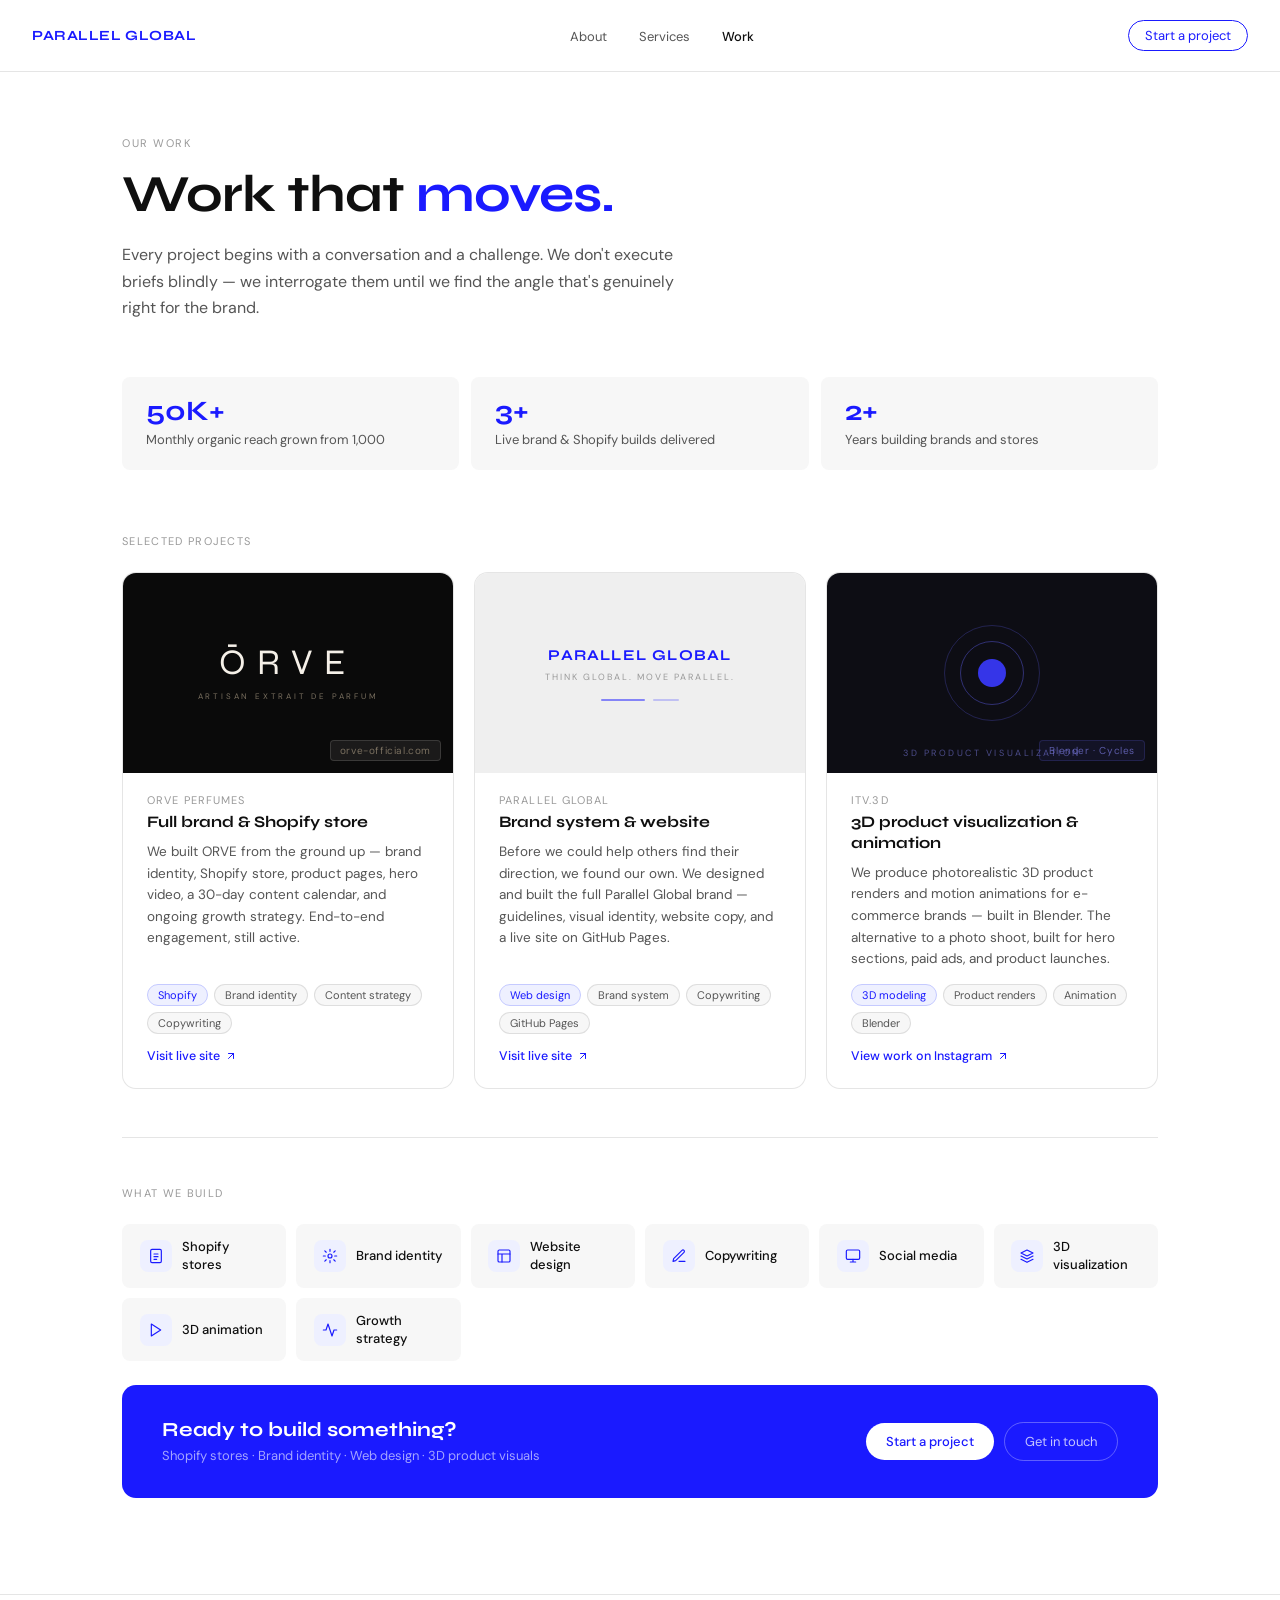
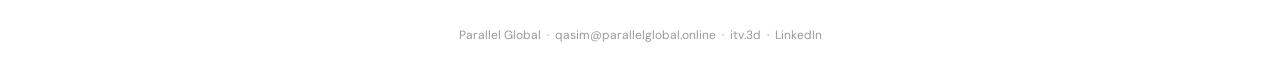
<file: portfolio.html>
<!DOCTYPE html>
<html lang="en">
<head>
  <meta charset="UTF-8" />
  <meta name="viewport" content="width=device-width, initial-scale=1.0" />
  <title>Our Work — Parallel Global</title>
  <meta name="description" content="Selected work by Parallel Global — Shopify stores, brand identities, website design, and 3D product visualization for e-commerce brands worldwide." />
  <link rel="preconnect" href="https://fonts.googleapis.com" />
  <link rel="preconnect" href="https://fonts.gstatic.com" crossorigin />
  <link href="https://fonts.googleapis.com/css2?family=DM+Sans:ital,wght@0,300;0,400;0,500;1,400&family=Syne:wght@400;700&display=swap" rel="stylesheet" />
  <style>
    *, *::before, *::after { box-sizing: border-box; margin: 0; padding: 0; }

    :root {
      --cobalt: #1A1AFF;
      --cobalt-dim: #EEF0FF;
      --cobalt-border: #c5caff;
      --text-primary: #0f0f0f;
      --text-secondary: #555;
      --text-tertiary: #999;
      --bg: #fff;
      --bg-surface: #f7f7f7;
      --border: rgba(0,0,0,0.1);
      --border-hover: #1A1AFF;
      --radius-md: 8px;
      --radius-lg: 14px;
      --font-display: 'Syne', sans-serif;
      --font-body: 'DM Sans', sans-serif;
    }

    html { font-size: 16px; scroll-behavior: smooth; }

    body {
      font-family: var(--font-body);
      background: var(--bg);
      color: var(--text-primary);
      -webkit-font-smoothing: antialiased;
      min-height: 100vh;
    }

    /* NAV */
    nav {
      display: flex;
      align-items: center;
      justify-content: space-between;
      padding: 1.25rem 2rem;
      border-bottom: 0.5px solid var(--border);
      position: sticky;
      top: 0;
      background: rgba(255,255,255,0.95);
      backdrop-filter: blur(8px);
      -webkit-backdrop-filter: blur(8px);
      z-index: 100;
    }

    .nav-logo {
      font-family: var(--font-display);
      font-size: 14px;
      font-weight: 700;
      letter-spacing: 0.04em;
      color: var(--cobalt);
      text-decoration: none;
    }

    .nav-links {
      display: flex;
      gap: 2rem;
      list-style: none;
    }

    .nav-links a {
      font-size: 13px;
      color: var(--text-secondary);
      text-decoration: none;
      transition: color 0.2s;
    }

    .nav-links a:hover { color: var(--text-primary); }

    .nav-cta {
      font-size: 13px;
      color: var(--cobalt);
      text-decoration: none;
      border: 0.5px solid var(--cobalt);
      padding: 6px 16px;
      border-radius: 100px;
      transition: background 0.2s, color 0.2s;
    }

    .nav-cta:hover { background: var(--cobalt); color: #fff; }

    /* MAIN */
    main {
      max-width: 1100px;
      margin: 0 auto;
      padding: 4rem 2rem 6rem;
    }

    /* HEADER */
    .page-header { margin-bottom: 3.5rem; }

    .eyebrow {
      font-size: 11px;
      letter-spacing: 0.14em;
      text-transform: uppercase;
      color: var(--text-tertiary);
      margin-bottom: 1rem;
    }

    .page-title {
      font-family: var(--font-display);
      font-size: clamp(32px, 5vw, 52px);
      font-weight: 700;
      line-height: 1.08;
      letter-spacing: -0.02em;
      margin-bottom: 1.25rem;
    }

    .page-title em {
      color: var(--cobalt);
      font-style: normal;
    }

    .page-subtitle {
      font-size: 16px;
      color: var(--text-secondary);
      line-height: 1.65;
      max-width: 560px;
    }

    /* STATS */
    .stats {
      display: grid;
      grid-template-columns: repeat(3, 1fr);
      gap: 12px;
      margin-bottom: 4rem;
    }

    .stat {
      background: var(--bg-surface);
      border-radius: var(--radius-md);
      padding: 1.25rem 1.5rem;
    }

    .stat-num {
      font-family: var(--font-display);
      font-size: 28px;
      font-weight: 700;
      color: var(--cobalt);
      line-height: 1;
      margin-bottom: 6px;
    }

    .stat-label {
      font-size: 13px;
      color: var(--text-secondary);
      line-height: 1.45;
    }

    /* SECTION LABEL */
    .section-label {
      font-size: 11px;
      letter-spacing: 0.12em;
      text-transform: uppercase;
      color: var(--text-tertiary);
      margin-bottom: 1.5rem;
    }

    hr.divider {
      border: none;
      border-top: 0.5px solid var(--border);
      margin: 3rem 0;
    }

    /* PROJECT GRID */
    .project-grid {
      display: grid;
      grid-template-columns: repeat(auto-fit, minmax(300px, 1fr));
      gap: 1.25rem;
    }

    .project-card {
      background: var(--bg);
      border: 0.5px solid var(--border);
      border-radius: var(--radius-lg);
      overflow: hidden;
      text-decoration: none;
      color: inherit;
      display: flex;
      flex-direction: column;
      transition: border-color 0.2s, transform 0.2s;
    }

    .project-card:hover {
      border-color: var(--border-hover);
      transform: translateY(-2px);
    }

    /* CARD VISUALS */
    .card-visual {
      height: 200px;
      display: flex;
      align-items: center;
      justify-content: center;
      position: relative;
      overflow: hidden;
      flex-shrink: 0;
    }

    /* ORVE visual */
    .orve-bg { background: #0a0a0a; }

    .orve-inner { text-align: center; }

    .orve-wordmark {
      font-family: var(--font-display);
      font-size: 36px;
      font-weight: 400;
      letter-spacing: 0.3em;
      color: #f5f0e8;
      line-height: 1;
    }

    .orve-sub {
      font-size: 8px;
      letter-spacing: 0.35em;
      text-transform: uppercase;
      color: #7a7060;
      margin-top: 10px;
    }

    .card-badge {
      position: absolute;
      bottom: 12px;
      right: 12px;
      font-size: 10px;
      letter-spacing: 0.06em;
      padding: 3px 9px;
      border-radius: 4px;
    }

    .badge-dark {
      background: rgba(245,240,232,0.07);
      border: 0.5px solid rgba(245,240,232,0.14);
      color: #7a7060;
    }

    /* Parallel Global visual */
    .pg-bg { background: #efefef; }

    .pg-inner { text-align: center; }

    .pg-wordmark {
      font-family: var(--font-display);
      font-size: 15px;
      font-weight: 700;
      letter-spacing: 0.08em;
      color: var(--cobalt);
    }

    .pg-tagline {
      font-size: 9px;
      letter-spacing: 0.22em;
      text-transform: uppercase;
      color: #999;
      margin-top: 7px;
    }

    .pg-rule-row {
      display: flex;
      gap: 8px;
      justify-content: center;
      margin-top: 16px;
    }

    .pg-rule {
      height: 2px;
      border-radius: 1px;
      background: var(--cobalt);
    }

    /* 3D visual */
    .td-bg { background: #0d0d14; }

    .td-rings {
      width: 96px;
      height: 96px;
      border-radius: 50%;
      border: 1.5px solid rgba(100,100,255,0.25);
      display: flex;
      align-items: center;
      justify-content: center;
    }

    .td-ring-mid {
      width: 64px;
      height: 64px;
      border-radius: 50%;
      border: 1px solid rgba(100,100,255,0.4);
      display: flex;
      align-items: center;
      justify-content: center;
    }

    .td-core {
      width: 28px;
      height: 28px;
      border-radius: 50%;
      background: #3a3aff;
      opacity: 0.9;
    }

    .td-label {
      position: absolute;
      bottom: 14px;
      left: 0; right: 0;
      text-align: center;
      font-size: 9px;
      letter-spacing: 0.28em;
      text-transform: uppercase;
      color: rgba(140,140,255,0.5);
    }

    .badge-dim {
      background: rgba(100,100,255,0.08);
      border: 0.5px solid rgba(100,100,255,0.18);
      color: rgba(140,140,255,0.6);
    }

    /* CARD BODY */
    .card-body {
      padding: 1.25rem 1.5rem 1.5rem;
      display: flex;
      flex-direction: column;
      flex: 1;
    }

    .card-client {
      font-size: 11px;
      letter-spacing: 0.1em;
      text-transform: uppercase;
      color: var(--text-tertiary);
      margin-bottom: 5px;
    }

    .card-title {
      font-family: var(--font-display);
      font-size: 16px;
      font-weight: 700;
      margin-bottom: 8px;
      line-height: 1.3;
    }

    .card-desc {
      font-size: 13.5px;
      color: var(--text-secondary);
      line-height: 1.6;
      margin-bottom: 14px;
      flex: 1;
    }

    .tag-row {
      display: flex;
      flex-wrap: wrap;
      gap: 6px;
      margin-bottom: 14px;
    }

    .tag {
      font-size: 11px;
      padding: 3px 10px;
      border-radius: 100px;
      background: var(--bg-surface);
      color: var(--text-secondary);
      border: 0.5px solid var(--border);
    }

    .tag-blue {
      background: var(--cobalt-dim);
      color: var(--cobalt);
      border-color: var(--cobalt-border);
    }

    .card-link {
      display: inline-flex;
      align-items: center;
      gap: 5px;
      font-size: 12.5px;
      color: var(--cobalt);
      font-weight: 500;
    }

    .card-link svg {
      width: 12px;
      height: 12px;
      stroke: currentColor;
      fill: none;
      stroke-width: 2;
      stroke-linecap: round;
      stroke-linejoin: round;
    }

    /* CAPABILITIES */
    .capabilities {
      display: grid;
      grid-template-columns: repeat(auto-fit, minmax(160px, 1fr));
      gap: 10px;
    }

    .capability {
      background: var(--bg-surface);
      border-radius: var(--radius-md);
      padding: 0.9rem 1.1rem;
      display: flex;
      align-items: center;
      gap: 10px;
    }

    .cap-icon {
      width: 32px;
      height: 32px;
      border-radius: 8px;
      background: var(--cobalt-dim);
      display: flex;
      align-items: center;
      justify-content: center;
      flex-shrink: 0;
    }

    .cap-icon svg {
      width: 16px;
      height: 16px;
      stroke: var(--cobalt);
      fill: none;
      stroke-width: 1.75;
      stroke-linecap: round;
      stroke-linejoin: round;
    }

    .cap-name {
      font-size: 13px;
      font-weight: 500;
      color: var(--text-primary);
      line-height: 1.35;
    }

    /* CTA */
    .cta-block {
      background: var(--cobalt);
      border-radius: var(--radius-lg);
      padding: 2rem 2.5rem;
      display: flex;
      align-items: center;
      justify-content: space-between;
      gap: 1.5rem;
      flex-wrap: wrap;
      margin-top: 1.5rem;
    }

    .cta-copy { color: #fff; }

    .cta-heading {
      font-family: var(--font-display);
      font-size: 20px;
      font-weight: 700;
      margin-bottom: 4px;
    }

    .cta-sub {
      font-size: 13px;
      color: rgba(255,255,255,0.6);
      line-height: 1.5;
    }

    .cta-actions {
      display: flex;
      gap: 10px;
      flex-wrap: wrap;
      align-items: center;
    }

    .btn-primary {
      font-family: var(--font-body);
      font-size: 13px;
      font-weight: 500;
      color: var(--cobalt);
      background: #fff;
      border: none;
      padding: 10px 20px;
      border-radius: 100px;
      text-decoration: none;
      cursor: pointer;
      transition: opacity 0.2s;
    }

    .btn-primary:hover { opacity: 0.88; }

    .btn-ghost {
      font-family: var(--font-body);
      font-size: 13px;
      font-weight: 400;
      color: rgba(255,255,255,0.75);
      background: transparent;
      border: 0.5px solid rgba(255,255,255,0.3);
      padding: 10px 20px;
      border-radius: 100px;
      text-decoration: none;
      transition: border-color 0.2s, color 0.2s;
    }

    .btn-ghost:hover { color: #fff; border-color: rgba(255,255,255,0.6); }

    /* FOOTER */
    footer {
      border-top: 0.5px solid var(--border);
      padding: 2rem;
      text-align: center;
      font-size: 12px;
      color: var(--text-tertiary);
    }

    footer a {
      color: var(--text-tertiary);
      text-decoration: none;
    }

    footer a:hover { color: var(--text-primary); }

    /* RESPONSIVE */
    @media (max-width: 640px) {
      nav { padding: 1rem 1.25rem; }
      .nav-links { display: none; }
      main { padding: 2.5rem 1.25rem 4rem; }
      .stats { grid-template-columns: 1fr 1fr; }
      .stats .stat:last-child { grid-column: span 2; }
      .cta-block { padding: 1.5rem; }
    }

    @media (prefers-reduced-motion: reduce) {
      .project-card { transition: none; }
    }
  </style>
</head>
<body>

  <nav>
    <a href="https://parallelglobal.online" class="nav-logo">PARALLEL GLOBAL</a>
    <ul class="nav-links">
      <li><a href="https://parallelglobal.online/#about">About</a></li>
      <li><a href="https://parallelglobal.online/#services">Services</a></li>
      <li><a href="/portfolio.html" style="color:#0f0f0f;font-weight:500;">Work</a></li>
    </ul>
    <a href="https://parallelglobal.online/#contact" class="nav-cta">Start a project</a>
  </nav>

  <main>

    <header class="page-header">
      <p class="eyebrow">Our Work</p>
      <h1 class="page-title">Work that <em>moves.</em></h1>
      <p class="page-subtitle">Every project begins with a conversation and a challenge. We don't execute briefs blindly — we interrogate them until we find the angle that's genuinely right for the brand.</p>
    </header>

    <div class="stats">
      <div class="stat">
        <div class="stat-num">50K+</div>
        <div class="stat-label">Monthly organic reach grown from 1,000</div>
      </div>
      <div class="stat">
        <div class="stat-num">3+</div>
        <div class="stat-label">Live brand & Shopify builds delivered</div>
      </div>
      <div class="stat">
        <div class="stat-num">2+</div>
        <div class="stat-label">Years building brands and stores</div>
      </div>
    </div>

    <p class="section-label">Selected Projects</p>

    <div class="project-grid">

      <!-- ORVE -->
      <a class="project-card" href="https://orve-official.com" target="_blank" rel="noopener">
        <div class="card-visual orve-bg">
          <div class="orve-inner">
            <div class="orve-wordmark">ŌRVE</div>
            <div class="orve-sub">Artisan Extrait de Parfum</div>
          </div>
          <span class="card-badge badge-dark">orve-official.com</span>
        </div>
        <div class="card-body">
          <p class="card-client">ORVE Perfumes</p>
          <h2 class="card-title">Full brand & Shopify store</h2>
          <p class="card-desc">We built ORVE from the ground up — brand identity, Shopify store, product pages, hero video, a 30-day content calendar, and ongoing growth strategy. End-to-end engagement, still active.</p>
          <div class="tag-row">
            <span class="tag tag-blue">Shopify</span>
            <span class="tag">Brand identity</span>
            <span class="tag">Content strategy</span>
            <span class="tag">Copywriting</span>
          </div>
          <span class="card-link">
            Visit live site
            <svg viewBox="0 0 24 24" aria-hidden="true"><path d="M7 17L17 7M17 7H7M17 7v10"/></svg>
          </span>
        </div>
      </a>

      <!-- Parallel Global -->
      <a class="project-card" href="https://parallelglobal.online" target="_blank" rel="noopener">
        <div class="card-visual pg-bg">
          <div class="pg-inner">
            <div class="pg-wordmark">PARALLEL GLOBAL</div>
            <div class="pg-tagline">Think Global. Move Parallel.</div>
            <div class="pg-rule-row">
              <div class="pg-rule" style="width:44px;opacity:0.5;"></div>
              <div class="pg-rule" style="width:26px;opacity:0.22;"></div>
            </div>
          </div>
        </div>
        <div class="card-body">
          <p class="card-client">Parallel Global</p>
          <h2 class="card-title">Brand system & website</h2>
          <p class="card-desc">Before we could help others find their direction, we found our own. We designed and built the full Parallel Global brand — guidelines, visual identity, website copy, and a live site on GitHub Pages.</p>
          <div class="tag-row">
            <span class="tag tag-blue">Web design</span>
            <span class="tag">Brand system</span>
            <span class="tag">Copywriting</span>
            <span class="tag">GitHub Pages</span>
          </div>
          <span class="card-link">
            Visit live site
            <svg viewBox="0 0 24 24" aria-hidden="true"><path d="M7 17L17 7M17 7H7M17 7v10"/></svg>
          </span>
        </div>
      </a>

      <!-- 3D -->
      <a class="project-card" href="https://instagram.com/itv.3d" target="_blank" rel="noopener">
        <div class="card-visual td-bg">
          <div class="td-rings">
            <div class="td-ring-mid">
              <div class="td-core"></div>
            </div>
          </div>
          <span class="td-label">3D Product Visualization</span>
          <span class="card-badge badge-dim">Blender · Cycles</span>
        </div>
        <div class="card-body">
          <p class="card-client">itv.3d</p>
          <h2 class="card-title">3D product visualization & animation</h2>
          <p class="card-desc">We produce photorealistic 3D product renders and motion animations for e-commerce brands — built in Blender. The alternative to a photo shoot, built for hero sections, paid ads, and product launches.</p>
          <div class="tag-row">
            <span class="tag tag-blue">3D modeling</span>
            <span class="tag">Product renders</span>
            <span class="tag">Animation</span>
            <span class="tag">Blender</span>
          </div>
          <span class="card-link">
            View work on Instagram
            <svg viewBox="0 0 24 24" aria-hidden="true"><path d="M7 17L17 7M17 7H7M17 7v10"/></svg>
          </span>
        </div>
      </a>

    </div>

    <hr class="divider" />

    <p class="section-label">What we build</p>

    <div class="capabilities">

      <div class="capability">
        <div class="cap-icon">
          <svg viewBox="0 0 24 24" aria-hidden="true"><path d="M6 2h12a2 2 0 0 1 2 2v16a2 2 0 0 1-2 2H6a2 2 0 0 1-2-2V4a2 2 0 0 1 2-2z"/><path d="M9 9h6M9 13h6M9 17h4"/></svg>
        </div>
        <span class="cap-name">Shopify stores</span>
      </div>

      <div class="capability">
        <div class="cap-icon">
          <svg viewBox="0 0 24 24" aria-hidden="true"><circle cx="12" cy="12" r="3"/><path d="M12 2v3M12 19v3M4.22 4.22l2.12 2.12M17.66 17.66l2.12 2.12M2 12h3M19 12h3M4.22 19.78l2.12-2.12M17.66 6.34l2.12-2.12"/></svg>
        </div>
        <span class="cap-name">Brand identity</span>
      </div>

      <div class="capability">
        <div class="cap-icon">
          <svg viewBox="0 0 24 24" aria-hidden="true"><rect x="3" y="3" width="18" height="18" rx="2"/><path d="M3 9h18M9 21V9"/></svg>
        </div>
        <span class="cap-name">Website design</span>
      </div>

      <div class="capability">
        <div class="cap-icon">
          <svg viewBox="0 0 24 24" aria-hidden="true"><path d="M12 20h9M16.5 3.5a2.121 2.121 0 0 1 3 3L7 19l-4 1 1-4L16.5 3.5z"/></svg>
        </div>
        <span class="cap-name">Copywriting</span>
      </div>

      <div class="capability">
        <div class="cap-icon">
          <svg viewBox="0 0 24 24" aria-hidden="true"><rect x="2" y="3" width="20" height="14" rx="2"/><path d="M8 21h8M12 17v4"/></svg>
        </div>
        <span class="cap-name">Social media</span>
      </div>

      <div class="capability">
        <div class="cap-icon">
          <svg viewBox="0 0 24 24" aria-hidden="true"><path d="M12 3l9 4.5-9 4.5-9-4.5L12 3zM3 12l9 4.5 9-4.5M3 17l9 4.5 9-4.5"/></svg>
        </div>
        <span class="cap-name">3D visualization</span>
      </div>

      <div class="capability">
        <div class="cap-icon">
          <svg viewBox="0 0 24 24" aria-hidden="true"><polygon points="5 3 19 12 5 21 5 3"/></svg>
        </div>
        <span class="cap-name">3D animation</span>
      </div>

      <div class="capability">
        <div class="cap-icon">
          <svg viewBox="0 0 24 24" aria-hidden="true"><path d="M22 12h-4l-3 9L9 3l-3 9H2"/></svg>
        </div>
        <span class="cap-name">Growth strategy</span>
      </div>

    </div>

    <div class="cta-block">
      <div class="cta-copy">
        <p class="cta-heading">Ready to build something?</p>
        <p class="cta-sub">Shopify stores · Brand identity · Web design · 3D product visuals</p>
      </div>
      <div class="cta-actions">
        <a href="mailto:qasim@parallelglobal.online" class="btn-primary">Start a project</a>
        <a href="https://parallelglobal.online/#contact" class="btn-ghost">Get in touch</a>
      </div>
    </div>

  </main>

  <footer>
    <p>
      <a href="https://parallelglobal.online">Parallel Global</a> &nbsp;·&nbsp;
      <a href="mailto:qasim@parallelglobal.online">qasim@parallelglobal.online</a> &nbsp;·&nbsp;
      <a href="https://instagram.com/itv.3d" target="_blank" rel="noopener">itv.3d</a> &nbsp;·&nbsp;
      <a href="https://linkedin.com/in/qasim-buzdar-098878243" target="_blank" rel="noopener">LinkedIn</a>
    </p>
  </footer>

</body>
</html>
</file>
